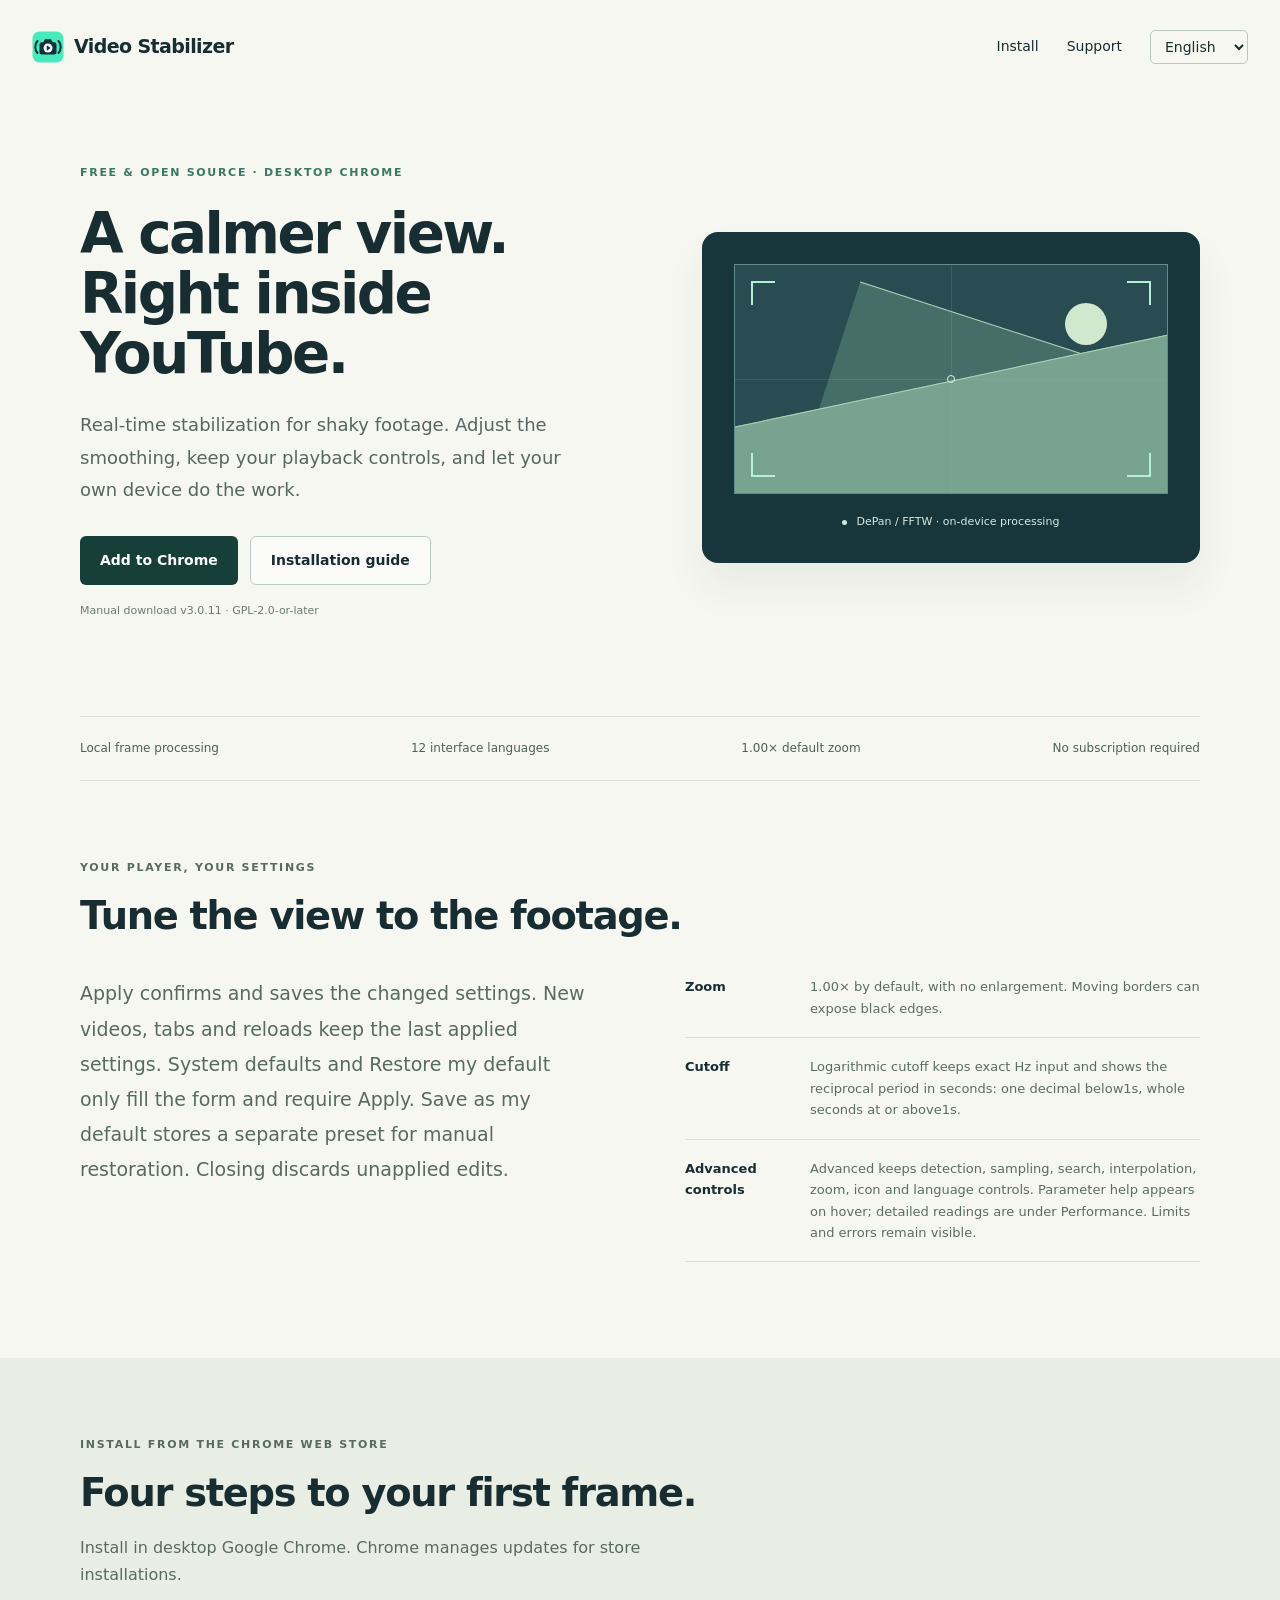
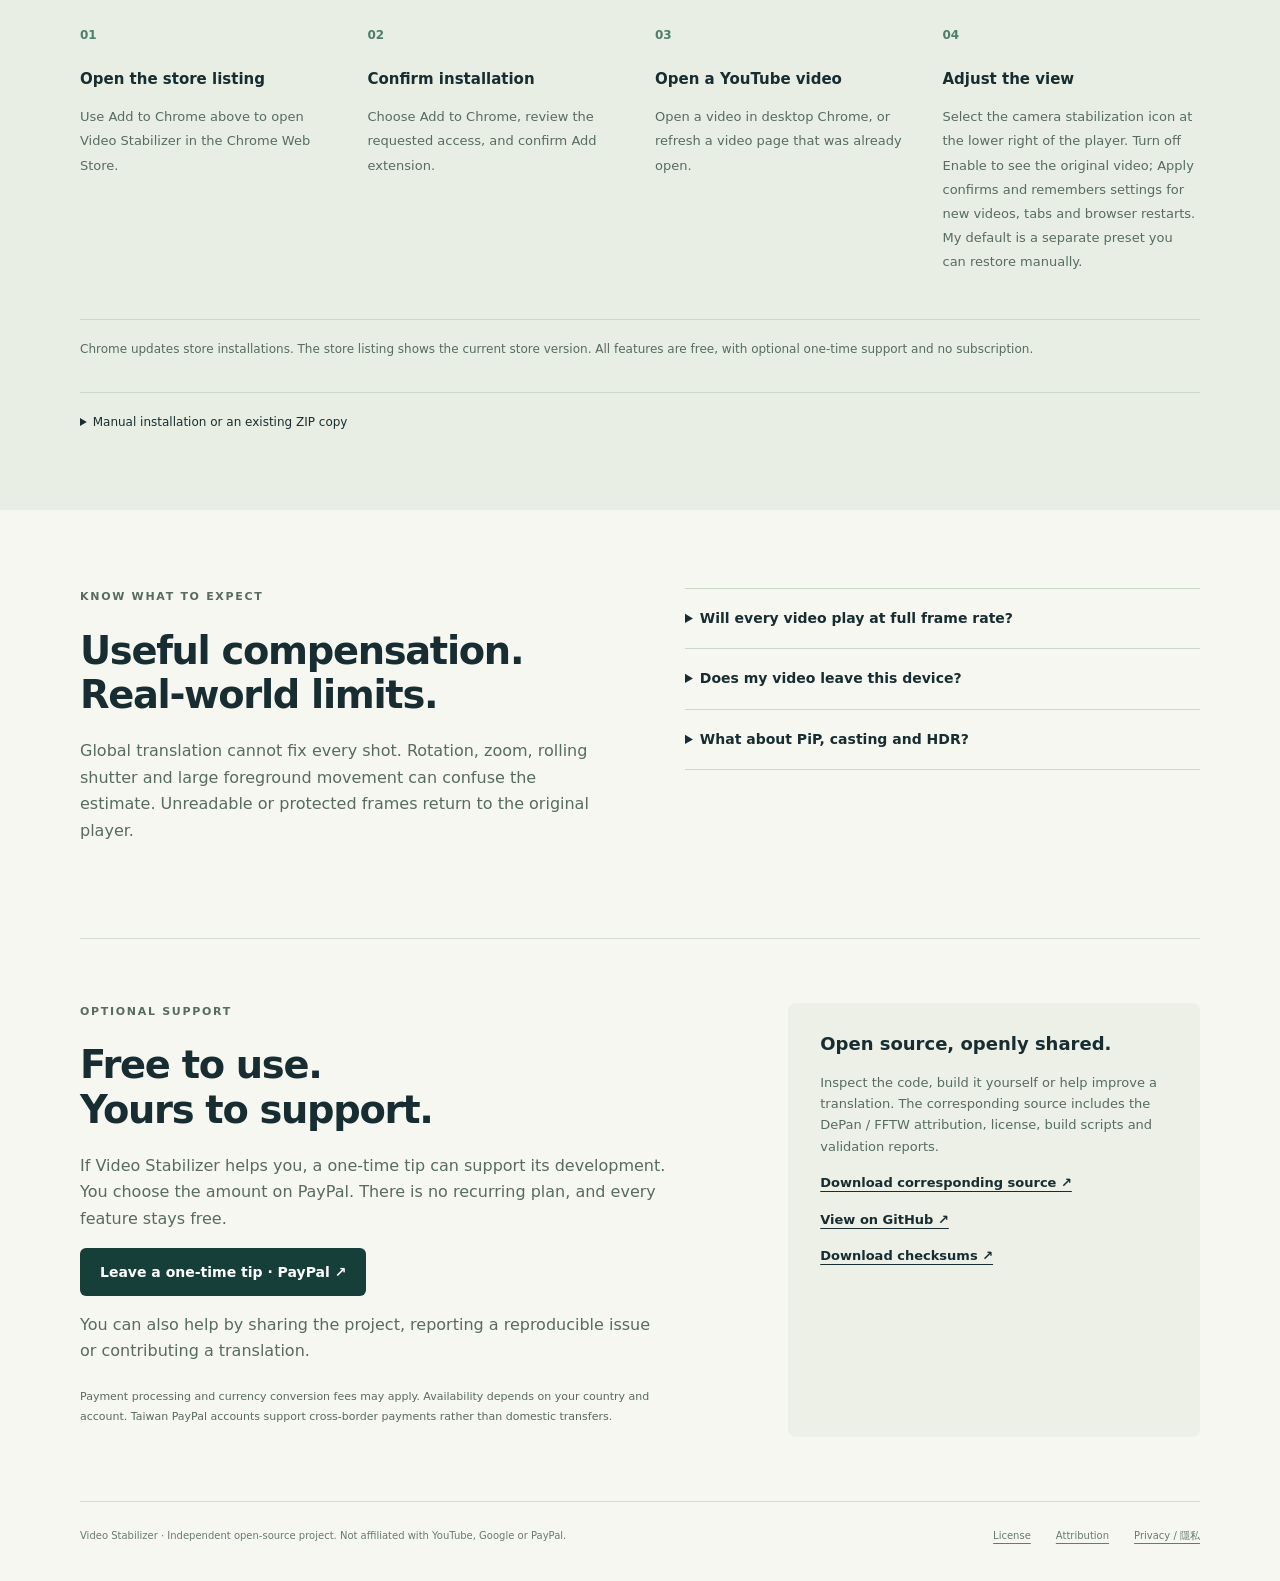
<file: index.html>
<!doctype html>
<html lang="en">
<head>
  <meta charset="utf-8"><meta name="viewport" content="width=device-width,initial-scale=1">
  <meta name="description" content="Free, open-source video stabilization inside YouTube. Frame-matched DePan / FFTW processing stays on your device.">
  <meta name="referrer" content="no-referrer">
  <meta http-equiv="Content-Security-Policy" content="default-src 'self'; script-src 'self'; style-src 'self'; img-src 'self'; connect-src 'none'; object-src 'none'; base-uri 'self'; form-action 'none'">
  <title>Video Stabilizer — local video stabilization</title>
  <link rel="icon" href="icon.svg" type="image/svg+xml"><link rel="stylesheet" href="style.css">
  <script src="public.js" defer></script><script src="script.js" defer></script>
</head>
<body>
  <a class="skip" href="#main" data-t="skip">Skip to content</a>
  <header class="masthead"><a class="brand" href="#"><img src="icon.svg" width="32" height="32" alt=""><span>Video Stabilizer</span></a><nav aria-label="Main"><a href="#install" data-t="navInstall">Install</a><a href="#support" data-t="navSupport">Support</a><label><span class="sr-only" data-t="language">Language</span><select id="language"><option value="en" lang="en">English</option><option value="zh-Hant" lang="zh-Hant">繁體中文</option></select></label></nav></header>
  <main id="main">
    <section class="hero wrap">
      <div class="hero-copy"><p class="eyebrow" data-t="eyebrow">FREE & OPEN SOURCE · DESKTOP CHROME</p><h1 data-t="hero">A calmer view.<br>Right inside YouTube.</h1><p class="lede" data-t="intro">Real-time stabilization for shaky footage. Adjust the smoothing, keep your playback controls, and let your own device do the work.</p><div class="buttons"><a class="button primary" id="storeInstall" href="https://chromewebstore.google.com/detail/video-stabilizer/ahkmnbmgllnfcecefpchanncdgnpbfen" data-t="installStore">Add to Chrome</a><a class="button secondary" href="#install" data-t="guide">Installation guide</a></div><p class="release"><span data-t="manualVersion">Manual download</span> <span id="version">v3.0.11</span> <span data-t="release">· GPL-2.0-or-later</span></p></div>
      <div class="visual" aria-hidden="true"><div class="frame"><div class="cross x"></div><div class="cross y"></div><span class="frame-corner c1"></span><span class="frame-corner c2"></span><span class="frame-corner c3"></span><span class="frame-corner c4"></span><div class="horizon"></div><div class="hill hill-back"></div><div class="hill"></div><span class="focus"></span></div><div class="visual-note"><span class="dot"></span><span data-t="visualNote">DePan / FFTW · on-device processing</span></div></div>
    </section>
    <div class="principles wrap"><span data-t="local">Local frame processing</span><span data-t="languages">12 interface languages</span><span data-t="zoom">1.00× default zoom</span><span data-t="noSubscription">No subscription required</span></div>
    <section class="section wrap"><div class="section-heading"><p class="eyebrow" data-t="controlEyebrow">YOUR PLAYER, YOUR SETTINGS</p><h2 data-t="controlTitle">Tune the view to the footage.</h2></div><div class="two-columns"><p class="body-large" data-t="controlBody">Apply confirms and saves the changed settings. New videos, tabs and reloads keep the last applied settings. System defaults and Restore my default only fill the form and require Apply. Save as my default stores a separate preset for manual restoration. Closing discards unapplied edits.</p><div class="parameter-list"><div><b data-t="paramZoom">Zoom</b><span data-t="paramZoomBody">1.00× by default, with no enlargement. Moving borders can expose black edges.</span></div><div><b data-t="paramSmooth">Cutoff</b><span data-t="paramSmoothBody">Logarithmic cutoff keeps exact Hz input and shows the reciprocal period in seconds: one decimal below1s, whole seconds at or above1s.</span></div><div><b data-t="paramAdvanced">Advanced controls</b><span data-t="paramAdvancedBody">Advanced keeps detection, sampling, search, interpolation, zoom, icon and language controls. Parameter help appears on hover; detailed readings are under Performance. Limits and errors remain visible.</span></div></div></div></section>
    <section class="install-section" id="install"><div class="wrap section"><div class="section-heading"><p class="eyebrow" data-t="installEyebrow">INSTALL FROM THE CHROME WEB STORE</p><h2 data-t="installTitle">Four steps to your first frame.</h2><p data-t="installIntro">Install in desktop Google Chrome. Chrome manages updates for store installations.</p></div><ol class="steps"><li><b data-t="step1">Open the store listing</b><p data-t="step1Body">Use Add to Chrome above to open Video Stabilizer in the Chrome Web Store.</p></li><li><b data-t="step2">Confirm installation</b><p data-t="step2Body">Choose Add to Chrome, review the requested access, and confirm Add extension.</p></li><li><b data-t="step3">Open a YouTube video</b><p data-t="step3Body">Open a video in desktop Chrome, or refresh a video page that was already open.</p></li><li><b data-t="step4">Adjust the view</b><p data-t="step4Body">Select the camera stabilization icon at the lower right of the player. Turn off Enable to see the original video; Apply confirms and remembers settings for new videos, tabs and browser restarts. My default is a separate preset you can restore manually.</p></li></ol><p class="note" data-t="update">Chrome updates store installations. The store listing shows the current store version. All features are free, with optional one-time support and no subscription.</p><details class="note"><summary data-t="manualTitle">Manual installation or an existing ZIP copy</summary><p data-t="manualBody">For manual installation, download and extract the ZIP into a permanent folder. In Chrome, open Extensions → Manage extensions, enable Developer mode, then choose Load unpacked and select the folder containing manifest.json.</p><p data-t="manualRelease">Version 3.0.11 supports fixed output frame rates and optional motion interpolation on devices with WebGPU. First use and System defaults use Q20% and S20%. Existing saved settings carry over.</p><p><a id="download" href="Video-Stabilizer-3.0.11.zip" data-t="download">Download ZIP</a></p><p data-t="manualMigration">Store and manually loaded copies are separate installations. Before using the store copy in the same Chrome profile, disable the manual copy. Saved settings do not transfer automatically. Manual copies can still be updated in place, reloaded in Chrome, and followed by a YouTube refresh.</p></details></div></section>
    <section class="section wrap"><div class="two-columns"><div><p class="eyebrow" data-t="honestEyebrow">KNOW WHAT TO EXPECT</p><h2 data-t="limitsTitle">Useful compensation.<br>Real-world limits.</h2><p data-t="limitsBody">Global translation cannot fix every shot. Rotation, zoom, rolling shutter and large foreground movement can confuse the estimate. Unreadable or protected frames return to the original player.</p></div><div class="faq"><details><summary data-t="performanceQ">Will every video play at full frame rate?</summary><p data-t="performanceA">No. Processing depends on the device, video and speed. Q changes the workload substantially. Synthetic 4K frame analysis on one PC took about 24 ms at Q=25%, 45 ms at 50%, and 182 ms at 100%, before decode/output costs. The chosen Q is kept during slow processing; measured fps and timing help you decide.</p></details><details><summary data-t="privacyQ">Does my video leave this device?</summary><p data-t="privacyA">The extension processes frames locally and uses storage for preferences. It adds no analytics, remote translation or video uploads. YouTube and any payment service still have their own privacy practices.</p></details><details><summary data-t="compatibilityQ">What about PiP, casting and HDR?</summary><p data-t="compatibilityA">Picture-in-picture and casting use the original video. HDR output is not calibrated. Desktop Google Chrome 120+ is required. Microsoft Edge and other browsers have not been validated.</p></details></div></div></section>
    <section class="support-section wrap" id="support"><div><p class="eyebrow" data-t="supportEyebrow">OPTIONAL SUPPORT</p><h2 data-t="supportTitle">Free to use.<br>Yours to support.</h2><p data-t="supportBody">If Video Stabilizer helps you, a one-time tip can support its development. You choose the amount on PayPal. There is no recurring plan, and every feature stays free.</p><a class="button primary" id="tip" target="_blank" rel="noopener noreferrer" hidden data-t="tip">Leave a one-time tip · PayPal ↗</a><p id="supportEmpty" data-t="supportEmpty">You can also help by sharing the project, reporting a reproducible issue or contributing a translation.</p><p class="fine" id="supportFees" hidden data-t="supportFees">Payment processing and currency conversion fees may apply. Availability depends on your country and account. Taiwan PayPal accounts support cross-border payments rather than domestic transfers.</p></div><aside><h3 data-t="sourceTitle">Open source, openly shared.</h3><p data-t="sourceBody">Inspect the code, build it yourself or help improve a translation. The corresponding source includes the DePan / FFTW attribution, license, build scripts and validation reports.</p><a id="source" href="Video-Stabilizer-3.0.11-source.zip" data-t="source">Download corresponding source ↗</a><a id="repository" target="_blank" rel="noopener noreferrer" hidden data-t="repository">View on GitHub ↗</a><a href="SHA256SUMS-3.0.11.txt" data-t="checksums">Download checksums ↗</a></aside></section>
  </main>
  <footer class="wrap"><span>Video Stabilizer · <span data-t="footer">Independent open-source project. Not affiliated with YouTube, Google or PayPal.</span></span><a href="LICENSE.txt" data-t="license">License</a><a href="NOTICE.txt" data-t="notice">Attribution</a><a href="privacy.html">Privacy / 隱私</a></footer>
  <noscript><p class="wrap">Install from the Chrome Web Store above, or expand the manual installation section for the ZIP download. JavaScript enables language switching.</p></noscript>
</body></html>
</file>
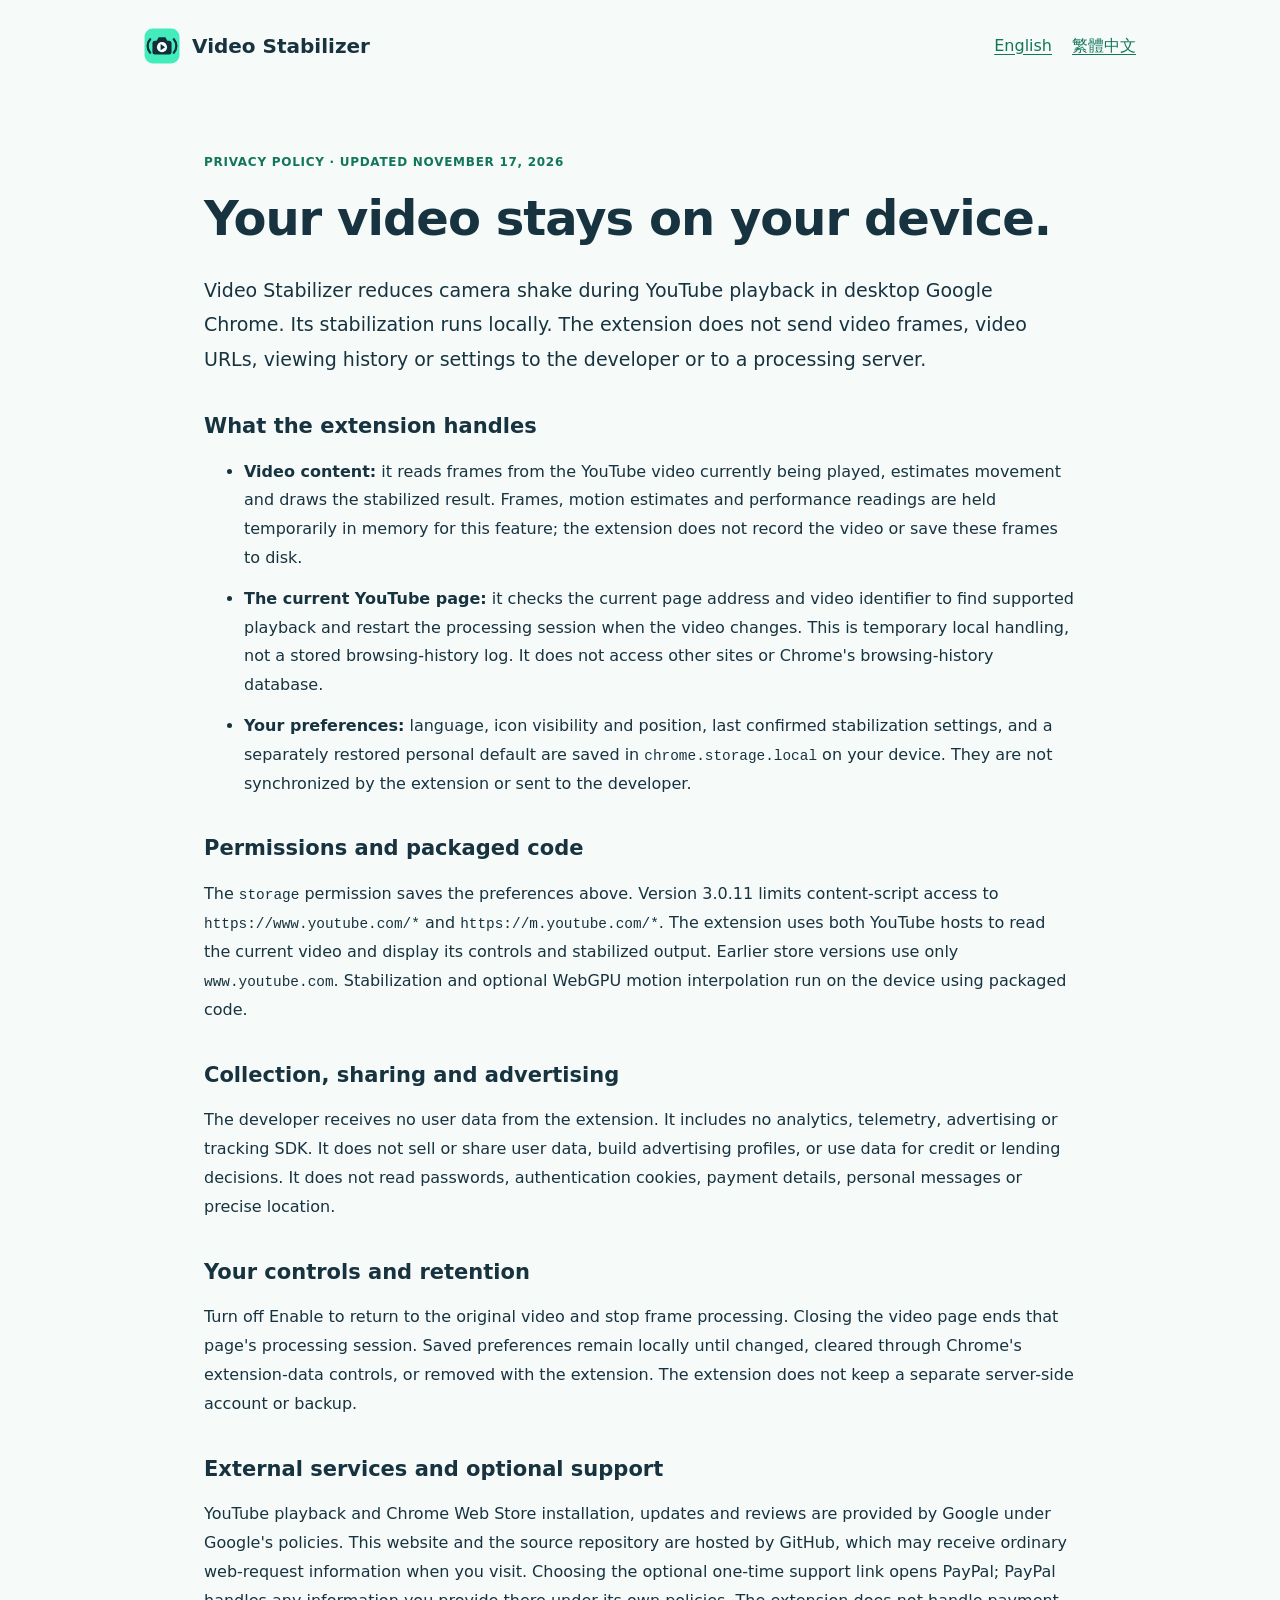
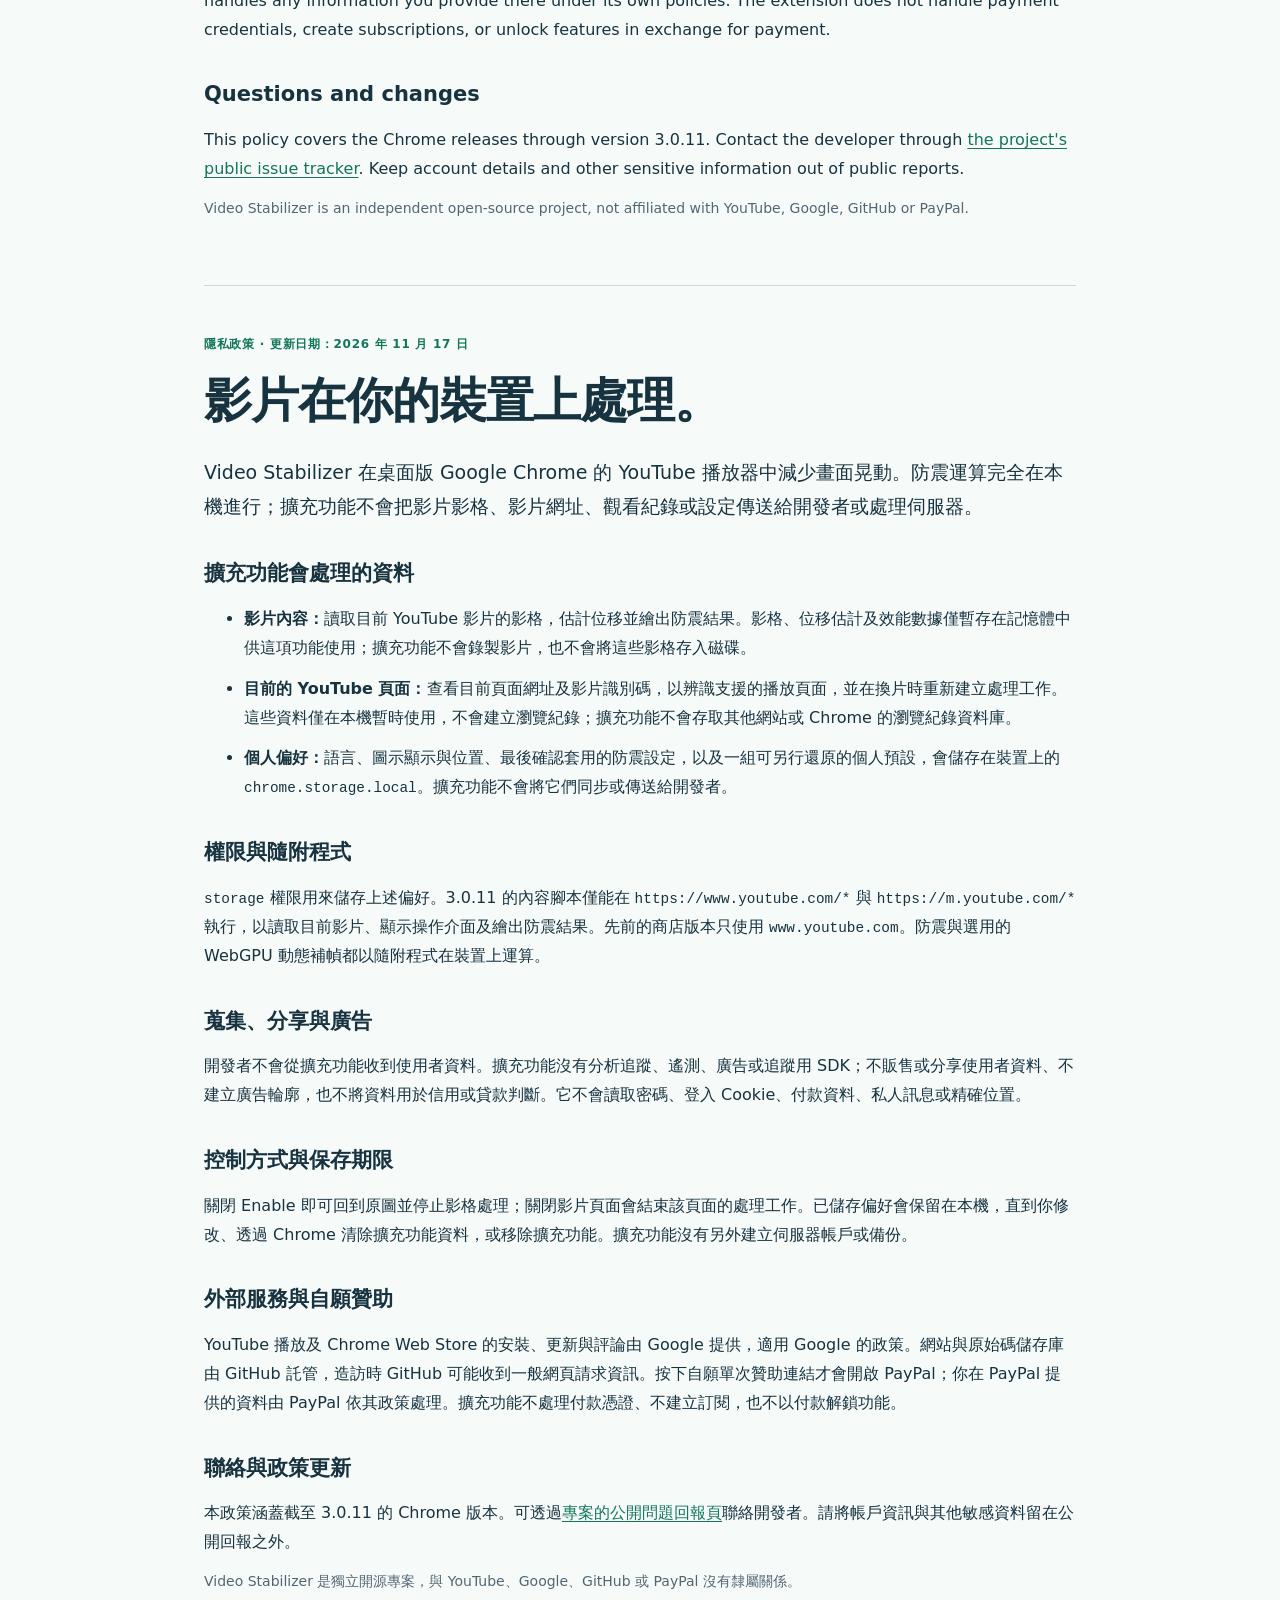
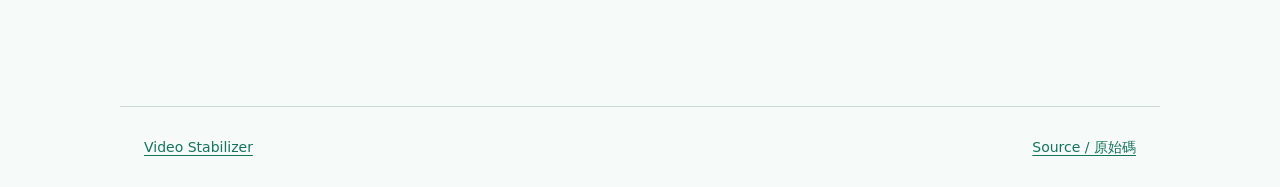
<file: privacy.html>
<!doctype html>
<html lang="en">
<head>
  <meta charset="utf-8"><meta name="viewport" content="width=device-width,initial-scale=1">
  <meta name="description" content="Video Stabilizer privacy policy: video frames are processed locally, with no upload to the developer.">
  <meta name="referrer" content="no-referrer">
  <meta http-equiv="Content-Security-Policy" content="default-src 'none'; style-src 'self'; img-src 'self'; base-uri 'none'; form-action 'none'">
  <title>Video Stabilizer — Privacy / 隱私政策</title>
  <link rel="icon" href="icon.svg" type="image/svg+xml"><link rel="stylesheet" href="privacy.css">
</head>
<body>
  <header><a class="brand" href="index.html"><img src="icon.svg" width="36" height="36" alt="">Video Stabilizer</a><nav aria-label="Languages"><a href="#english">English</a><a href="#chinese" lang="zh-Hant">繁體中文</a></nav></header>
  <main>
    <article id="english" lang="en">
      <p class="eyebrow">PRIVACY POLICY · UPDATED NOVEMBER 17, 2026</p>
      <h1>Your video stays on your device.</h1>
      <p class="lead">Video Stabilizer reduces camera shake during YouTube playback in desktop Google Chrome. Its stabilization runs locally. The extension does not send video frames, video URLs, viewing history or settings to the developer or to a processing server.</p>
      <h2>What the extension handles</h2>
      <ul>
        <li><strong>Video content:</strong> it reads frames from the YouTube video currently being played, estimates movement and draws the stabilized result. Frames, motion estimates and performance readings are held temporarily in memory for this feature; the extension does not record the video or save these frames to disk.</li>
        <li><strong>The current YouTube page:</strong> it checks the current page address and video identifier to find supported playback and restart the processing session when the video changes. This is temporary local handling, not a stored browsing-history log. It does not access other sites or Chrome's browsing-history database.</li>
        <li><strong>Your preferences:</strong> language, icon visibility and position, last confirmed stabilization settings, and a separately restored personal default are saved in <code>chrome.storage.local</code> on your device. They are not synchronized by the extension or sent to the developer.</li>
      </ul>
      <h2>Permissions and packaged code</h2>
      <p>The <code>storage</code> permission saves the preferences above. Version 3.0.11 limits content-script access to <code>https://www.youtube.com/*</code> and <code>https://m.youtube.com/*</code>. The extension uses both YouTube hosts to read the current video and display its controls and stabilized output. Earlier store versions use only <code>www.youtube.com</code>. Stabilization and optional WebGPU motion interpolation run on the device using packaged code.</p>
      <h2>Collection, sharing and advertising</h2>
      <p>The developer receives no user data from the extension. It includes no analytics, telemetry, advertising or tracking SDK. It does not sell or share user data, build advertising profiles, or use data for credit or lending decisions. It does not read passwords, authentication cookies, payment details, personal messages or precise location.</p>
      <h2>Your controls and retention</h2>
      <p>Turn off Enable to return to the original video and stop frame processing. Closing the video page ends that page's processing session. Saved preferences remain locally until changed, cleared through Chrome's extension-data controls, or removed with the extension. The extension does not keep a separate server-side account or backup.</p>
      <h2>External services and optional support</h2>
      <p>YouTube playback and Chrome Web Store installation, updates and reviews are provided by Google under Google's policies. This website and the source repository are hosted by GitHub, which may receive ordinary web-request information when you visit. Choosing the optional one-time support link opens PayPal; PayPal handles any information you provide there under its own policies. The extension does not handle payment credentials, create subscriptions, or unlock features in exchange for payment.</p>
      <h2>Questions and changes</h2>
      <p>This policy covers the Chrome releases through version 3.0.11. Contact the developer through <a href="https://github.com/Trumah/YouTube-Steady/issues" rel="noreferrer">the project's public issue tracker</a>. Keep account details and other sensitive information out of public reports.</p>
      <p class="note">Video Stabilizer is an independent open-source project, not affiliated with YouTube, Google, GitHub or PayPal.</p>
    </article>
    <article id="chinese" lang="zh-Hant">
      <p class="eyebrow">隱私政策 · 更新日期：2026 年 11 月 17 日</p>
      <h1>影片在你的裝置上處理。</h1>
      <p class="lead">Video Stabilizer 在桌面版 Google Chrome 的 YouTube 播放器中減少畫面晃動。防震運算完全在本機進行；擴充功能不會把影片影格、影片網址、觀看紀錄或設定傳送給開發者或處理伺服器。</p>
      <h2>擴充功能會處理的資料</h2>
      <ul>
        <li><strong>影片內容：</strong>讀取目前 YouTube 影片的影格，估計位移並繪出防震結果。影格、位移估計及效能數據僅暫存在記憶體中供這項功能使用；擴充功能不會錄製影片，也不會將這些影格存入磁碟。</li>
        <li><strong>目前的 YouTube 頁面：</strong>查看目前頁面網址及影片識別碼，以辨識支援的播放頁面，並在換片時重新建立處理工作。這些資料僅在本機暫時使用，不會建立瀏覽紀錄；擴充功能不會存取其他網站或 Chrome 的瀏覽紀錄資料庫。</li>
        <li><strong>個人偏好：</strong>語言、圖示顯示與位置、最後確認套用的防震設定，以及一組可另行還原的個人預設，會儲存在裝置上的 <code>chrome.storage.local</code>。擴充功能不會將它們同步或傳送給開發者。</li>
      </ul>
      <h2>權限與隨附程式</h2>
      <p><code>storage</code> 權限用來儲存上述偏好。3.0.11 的內容腳本僅能在 <code>https://www.youtube.com/*</code> 與 <code>https://m.youtube.com/*</code> 執行，以讀取目前影片、顯示操作介面及繪出防震結果。先前的商店版本只使用 <code>www.youtube.com</code>。防震與選用的 WebGPU 動態補幀都以隨附程式在裝置上運算。</p>
      <h2>蒐集、分享與廣告</h2>
      <p>開發者不會從擴充功能收到使用者資料。擴充功能沒有分析追蹤、遙測、廣告或追蹤用 SDK；不販售或分享使用者資料、不建立廣告輪廓，也不將資料用於信用或貸款判斷。它不會讀取密碼、登入 Cookie、付款資料、私人訊息或精確位置。</p>
      <h2>控制方式與保存期限</h2>
      <p>關閉 Enable 即可回到原圖並停止影格處理；關閉影片頁面會結束該頁面的處理工作。已儲存偏好會保留在本機，直到你修改、透過 Chrome 清除擴充功能資料，或移除擴充功能。擴充功能沒有另外建立伺服器帳戶或備份。</p>
      <h2>外部服務與自願贊助</h2>
      <p>YouTube 播放及 Chrome Web Store 的安裝、更新與評論由 Google 提供，適用 Google 的政策。網站與原始碼儲存庫由 GitHub 託管，造訪時 GitHub 可能收到一般網頁請求資訊。按下自願單次贊助連結才會開啟 PayPal；你在 PayPal 提供的資料由 PayPal 依其政策處理。擴充功能不處理付款憑證、不建立訂閱，也不以付款解鎖功能。</p>
      <h2>聯絡與政策更新</h2>
      <p>本政策涵蓋截至 3.0.11 的 Chrome 版本。可透過<a href="https://github.com/Trumah/YouTube-Steady/issues" rel="noreferrer">專案的公開問題回報頁</a>聯絡開發者。請將帳戶資訊與其他敏感資料留在公開回報之外。</p>
      <p class="note">Video Stabilizer 是獨立開源專案，與 YouTube、Google、GitHub 或 PayPal 沒有隸屬關係。</p>
    </article>
  </main>
  <footer><a href="index.html">Video Stabilizer</a><a href="https://github.com/Trumah/YouTube-Steady" rel="noreferrer">Source / 原始碼</a></footer>
</body>
</html>
</file>
<file: style.css>
*{box-sizing:border-box}html{scroll-behavior:smooth;scroll-padding-top:24px}body{margin:0;background:#f7f7f1;color:#172d31;font:16px/1.65 system-ui,-apple-system,'Segoe UI','Microsoft JhengHei',sans-serif}a{color:inherit;text-underline-offset:4px}a,button,select,summary{-webkit-tap-highlight-color:transparent}a:focus-visible,select:focus-visible,summary:focus-visible{outline:3px solid #268773;outline-offset:5px}a[hidden],[hidden]{display:none!important}.wrap{width:min(1120px,calc(100% - 64px));margin-inline:auto}.masthead{width:min(1280px,calc(100% - 64px));margin:auto;min-height:94px;display:flex;align-items:center;justify-content:space-between;gap:20px}.brand{display:flex;gap:10px;align-items:center;text-decoration:none;font-size:19px;font-weight:750;letter-spacing:-.6px}.masthead nav{display:flex;align-items:center;gap:28px;font-size:14px}.masthead nav>a{text-decoration:none}.masthead select{padding:7px 10px;background:transparent;color:inherit;border:1px solid #bbc7c0;border-radius:5px;font:inherit;max-width:145px}.hero{display:grid;grid-template-columns:1.12fr 1fr;gap:64px;align-items:center;padding-block:70px 84px}.eyebrow{font-size:11px;letter-spacing:1.7px;font-weight:750;color:#377868;margin:0 0 22px}.hero h1{font-size:clamp(38px,4.4vw,62px);letter-spacing:-2.5px;line-height:1.06;margin:0 0 26px;font-weight:750;white-space:pre-line}.lede{max-width:520px;color:#566663;font-size:18px;line-height:1.8;margin:0 0 30px}.buttons{display:flex;flex-wrap:wrap;gap:12px}.button{display:inline-flex;justify-content:center;align-items:center;min-height:48px;padding:12px 20px;border-radius:6px;font-size:14px;font-weight:650;text-decoration:none;transition:background .15s}.primary{background:#173f39;color:#fff}.primary:hover{background:#236253}.secondary{border:1px solid #bcc8c0;background:#fff9}.secondary:hover{background:#e8eee5}.release{font-size:11px;color:#697b75;margin-top:17px;overflow-wrap:anywhere}.visual{min-height:330px;background:#17363c;border-radius:16px;padding:32px;box-shadow:0 24px 40px #102d2810}.frame{height:230px;position:relative;overflow:hidden;border:1px solid #638d8d;background:#284c51}.cross{position:absolute;background:#84b6ad33;z-index:4}.cross.x{height:1px;inset:50% 0 auto}.cross.y{width:1px;inset:0 auto 0 50%}.frame-corner{position:absolute;width:24px;height:24px;border-color:#b5efd8;border-style:solid;z-index:5}.c1{top:16px;left:16px;border-width:2px 0 0 2px}.c2{top:16px;right:16px;border-width:2px 2px 0 0}.c3{bottom:16px;right:16px;border-width:0 2px 2px 0}.c4{bottom:16px;left:16px;border-width:0 0 2px 2px}.horizon{position:absolute;top:38px;right:60px;width:42px;height:42px;background:#d0e9ce;border-radius:50%}.hill{position:absolute;bottom:-100px;left:-50px;right:-50px;height:210px;transform:rotate(-12deg);background:#78a391;border-top:1px solid #b2d3b6}.hill-back{background:#466e69;height:230px;bottom:-75px;transform:rotate(18deg);left:80px}.focus{position:absolute;left:calc(50% - 4px);top:calc(50% - 4px);width:8px;height:8px;border:1px solid #d6f4d8;border-radius:50%;z-index:7}.visual-note{display:flex;gap:9px;align-items:center;justify-content:center;margin-top:19px;font-size:11px;color:#d8e8df}.dot{width:5px;height:5px;background:#c1eed4;border-radius:50%;flex-shrink:0}.principles{display:flex;flex-wrap:wrap;justify-content:space-between;gap:14px 25px;padding-block:22px;border-block:1px solid #d7dfd4;font-size:12px;color:#4b6258}.section{padding-block:78px}.section-heading{max-width:640px;margin-bottom:38px}.section h2,.support-section h2{font-size:clamp(30px,3vw,42px);line-height:1.17;letter-spacing:-1.3px;margin:0 0 20px;white-space:pre-line}.section-heading .eyebrow{margin-bottom:16px}.section p,.support-section p{color:#576b60}.two-columns{display:grid;grid-template-columns:1fr 1fr;gap:90px}.body-large{margin:0;font-size:19px;line-height:1.85}.parameter-list>div{display:grid;grid-template-columns:100px 1fr;gap:25px;border-bottom:1px solid #d6dfd3;padding:0 0 18px;margin-bottom:18px}.parameter-list b{font-size:13px}.parameter-list span{font-size:13px;color:#5a6d61}.install-section{background:#e9eee4}.steps{padding:0;list-style:none;counter-reset:steps;display:grid;grid-template-columns:repeat(4,1fr);gap:30px}.steps li{counter-increment:steps}.steps li:before{content:'0' counter(steps);display:block;font-size:12px;font-weight:700;color:#4e7f68;margin-bottom:20px}.steps b{font-size:15px}.steps p{font-size:13px;line-height:1.85}.note{font-size:12px;margin:32px 0 0;border-top:1px solid #cdd9c8;padding-top:20px}.faq details{border-top:1px solid #cdd8c8;padding-block:18px}.faq details:last-child{border-bottom:1px solid #cdd8c8}.faq summary{cursor:pointer;font-weight:650;font-size:14px}.faq p{font-size:13px;margin:14px 0 0}.support-section{border-top:1px solid #d1dcce;padding-block:64px;display:grid;grid-template-columns:1fr .7fr;gap:120px}.support-section aside{padding:26px 32px;background:#ecf0e7;border-radius:8px}.support-section aside h3{font-size:18px;margin:0 0 12px}.support-section aside p{font-size:13px}.support-section aside a{font-size:13px;display:block;margin-top:15px;font-weight:600}.support-section .fine{font-size:11px;line-height:1.8;margin-top:22px}footer{border-top:1px solid #d1dcce;padding-block:26px 36px;display:flex;flex-wrap:wrap;align-items:start;gap:12px 25px;font-size:10px;color:#667b6b}footer>span{flex:1;min-width:180px}.sr-only,.skip:not(:focus){position:absolute;width:1px;height:1px;padding:0;margin:-1px;overflow:hidden;clip:rect(0,0,0,0);white-space:nowrap}.skip:focus{position:fixed;background:white;color:#102d28;top:5px;left:5px;padding:10px;z-index:20}
@media(max-width:850px){.hero{gap:30px;padding-block:42px 50px}.hero h1{font-size:43px}.visual{padding:22px;min-height:290px}.frame{height:210px}.two-columns{gap:35px}.steps{grid-template-columns:1fr 1fr}.support-section{gap:40px;grid-template-columns:1fr 1fr}.masthead nav{gap:15px}}
@media(max-width:600px){.wrap,.masthead{width:calc(100% - 36px)}.masthead{min-height:80px;gap:12px;align-items:center}.brand{font-size:16px;gap:7px}.brand img{width:28px}.masthead nav{gap:8px}.masthead nav>a{display:none}.masthead select{max-width:120px;font-size:12px}.hero{grid-template-columns:1fr;gap:30px;padding-block:35px 40px}.hero h1{font-size:43px;letter-spacing:-1.8px}.eyebrow{font-size:10px;letter-spacing:1.2px}.lede{font-size:16px}.visual{min-height:270px;padding:22px}.frame{height:200px}.principles{display:grid;grid-template-columns:1fr 1fr;gap:16px;font-size:11px}.section{padding-block:48px}.two-columns{grid-template-columns:1fr;gap:25px}.body-large{font-size:17px}.parameter-list>div{grid-template-columns:85px 1fr;gap:18px}.steps{gap:22px}.steps b{font-size:13px}.steps p{font-size:12px}.support-section{grid-template-columns:1fr;gap:30px;padding-block:44px}.support-section aside{padding:24px}.buttons .button{padding-inline:15px;font-size:13px}.release{font-size:10px}.section-heading{margin-bottom:28px}}
@media(prefers-reduced-motion:reduce){html{scroll-behavior:auto}.button{transition:none}}
</file>
<file: privacy.css>
:root{color-scheme:light;--ink:#173340;--muted:#526774;--green:#13765b}
*{box-sizing:border-box}html{scroll-behavior:smooth;scroll-padding-top:24px}
body{margin:0;background:#f6faf8;color:var(--ink);font:16px/1.8 system-ui,"Segoe UI","Microsoft JhengHei",sans-serif}
a{color:var(--green);text-underline-offset:3px}a:focus-visible{outline:3px solid var(--green);outline-offset:4px}
header,footer{max-width:1040px;margin:auto;padding:28px 24px;display:flex;align-items:center;justify-content:space-between;gap:20px;flex-wrap:wrap}
.brand{display:flex;align-items:center;gap:12px;font-size:20px;font-weight:700;text-decoration:none;color:var(--ink)}nav{display:flex;gap:20px}
main{max-width:920px;margin:12px auto 48px;padding:0 24px}article{padding:36px 0 52px}article+article{border-top:1px solid #c9dbd3}
.eyebrow{color:var(--green);font-size:12px;letter-spacing:.06em;font-weight:700}h1{font-size:clamp(30px,5vw,48px);line-height:1.2;letter-spacing:-.02em;margin:16px 0 26px}
h2{font-size:21px;margin:32px 0 10px}.lead{font-size:19px}p,ul{margin:12px 0}li{margin:12px 0}code{font-size:.9em;overflow-wrap:anywhere}.note,footer{color:var(--muted);font-size:14px}footer{border-top:1px solid #c9dbd3}
@media(max-width:540px){header,footer{padding:20px}main{padding:0 20px}article{padding-top:20px}ul{padding-left:23px}}
</file>
